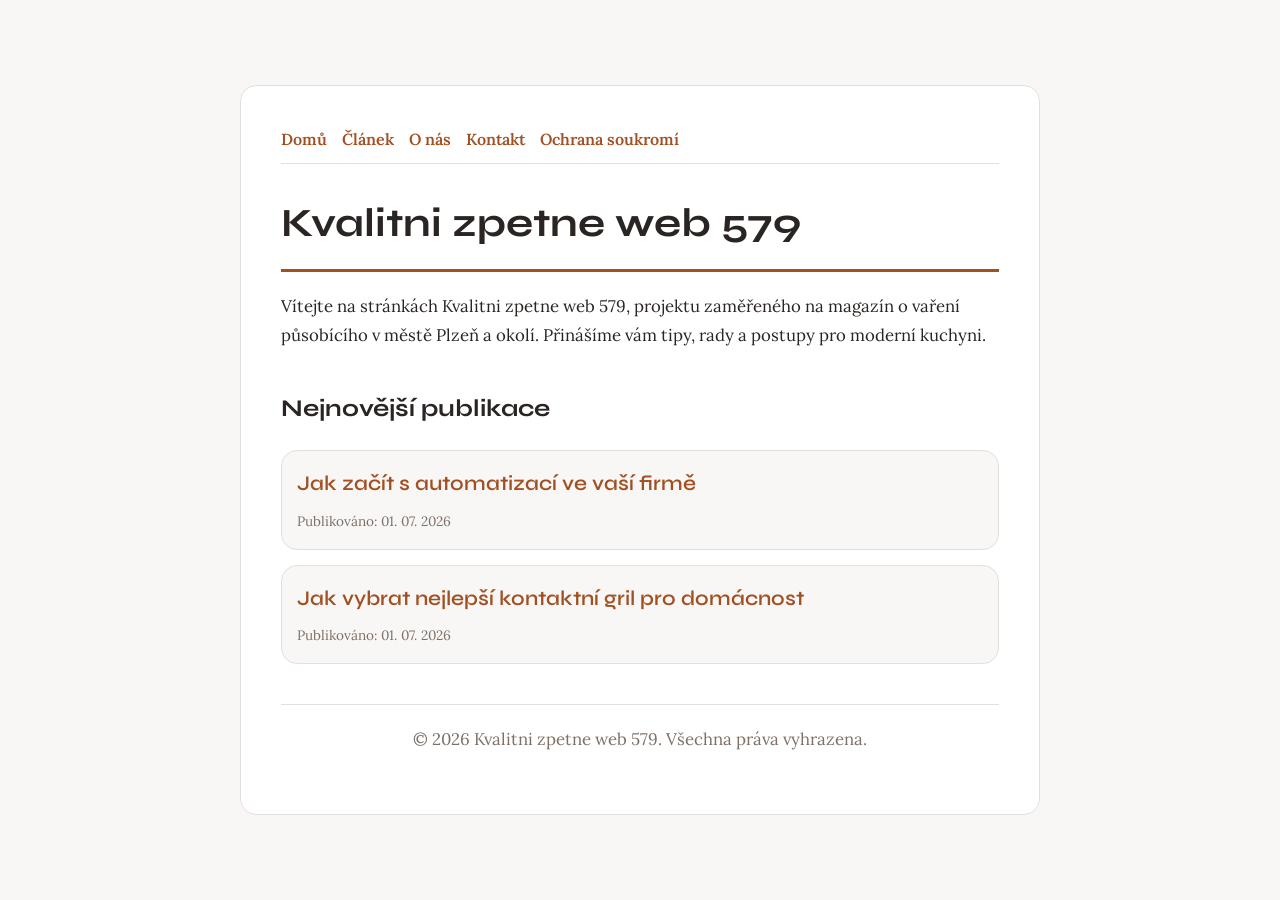
<file: index.html>
<!DOCTYPE html>
<html lang="cs">
<head>
    <meta charset="UTF-8">
    <meta name="viewport" content="width=device-width, initial-scale=1.0">
    <title>Kvalitni zpetne web 579 | Magazín o vaření - Plzeň</title>
    <meta name="description" content="Vítejte na stránkách Kvalitni zpetne web 579, projektu zaměřeného na magazín o vaření působícího v městě Plzeň a okolí. Přinášíme vám tipy, rady a postupy pro moderní kuchyni.">
    <meta name="geo.region" content="CZ" />
    <meta name="geo.placename" content="Plzeň" />
    <meta name="geo.position" content="49.7384;13.3736" />
    <meta name="ICBM" content="49.7384, 13.3736" />
    <link rel="stylesheet" href="style.css">
    <script type="application/ld+json">
{
  "@context": "https://schema.org",
  "@type": "LocalBusiness",
  "name": "Kvalitni zpetne web 579",
  "url": "https://kvalitni-zpetne-web-579.github.io",
  "telephone": "+420 377 555 321",
  "address": {
    "@type": "PostalAddress",
    "addressLocality": "Plzeň",
    "addressRegion": "Plzeňský",
    "postalCode": "301 00",
    "addressCountry": "CZ"
  },
  "geo": {
    "@type": "GeoCoordinates",
    "latitude": 49.7384,
    "longitude": 13.3736
  }
}
</script>
</head>
<body>
    
        <div class="container" style="max-width: 800px;">
            <nav style="display: flex; gap: 15px; margin-bottom: 25px; border-bottom: 1px solid var(--border-color); padding-bottom: 10px; overflow-x: auto; flex-wrap: wrap;">
            <a href="index.html">Domů</a>
            <a href="jak-zacit-s-automatizaci-ve-vasi-firme.html">Článek</a>
            <a href="about.html">O nás</a>
            <a href="contact.html">Kontakt</a>
            <a href="privacy.html">Ochrana soukromí</a>
        </nav>
            <h1>Kvalitni zpetne web 579</h1>
            <p>Vítejte na stránkách Kvalitni zpetne web 579, projektu zaměřeného na magazín o vaření působícího v městě Plzeň a okolí. Přinášíme vám tipy, rady a postupy pro moderní kuchyni.</p>
            <h2 style="margin-top: 40px;">Nejnovější publikace</h2>
            <ul style="list-style-type: none; padding-left: 0;">
                <li style="background: var(--bg-color); padding: 15px; border-radius: var(--border-radius); border: 1px solid var(--border-color); margin-bottom: 15px;">
                <h3 style="margin-bottom: 5px; font-size: 1.3rem;"><a href="jak-zacit-s-automatizaci-ve-vasi-firme.html">Jak začít s automatizací ve vaší firmě</a></h3>
                <span style="font-size:0.85rem; color: var(--muted-text)">Publikováno: 01. 07. 2026</span>
            </li>
<li style="background: var(--bg-color); padding: 15px; border-radius: var(--border-radius); border: 1px solid var(--border-color); margin-bottom: 15px;">
                <h3 style="margin-bottom: 5px; font-size: 1.3rem;"><a href="jak-vybrat-nejlepsi-kontaktni-gril-pro-domacnost.html">Jak vybrat nejlepší kontaktní gril pro domácnost</a></h3>
                <span style="font-size:0.85rem; color: var(--muted-text)">Publikováno: 01. 07. 2026</span>
            </li>

            </ul>
            <footer>
                <p>&copy; 2026 Kvalitni zpetne web 579. Všechna práva vyhrazena.</p>
            </footer>
        </div>
        
</body>
</html>
</file>
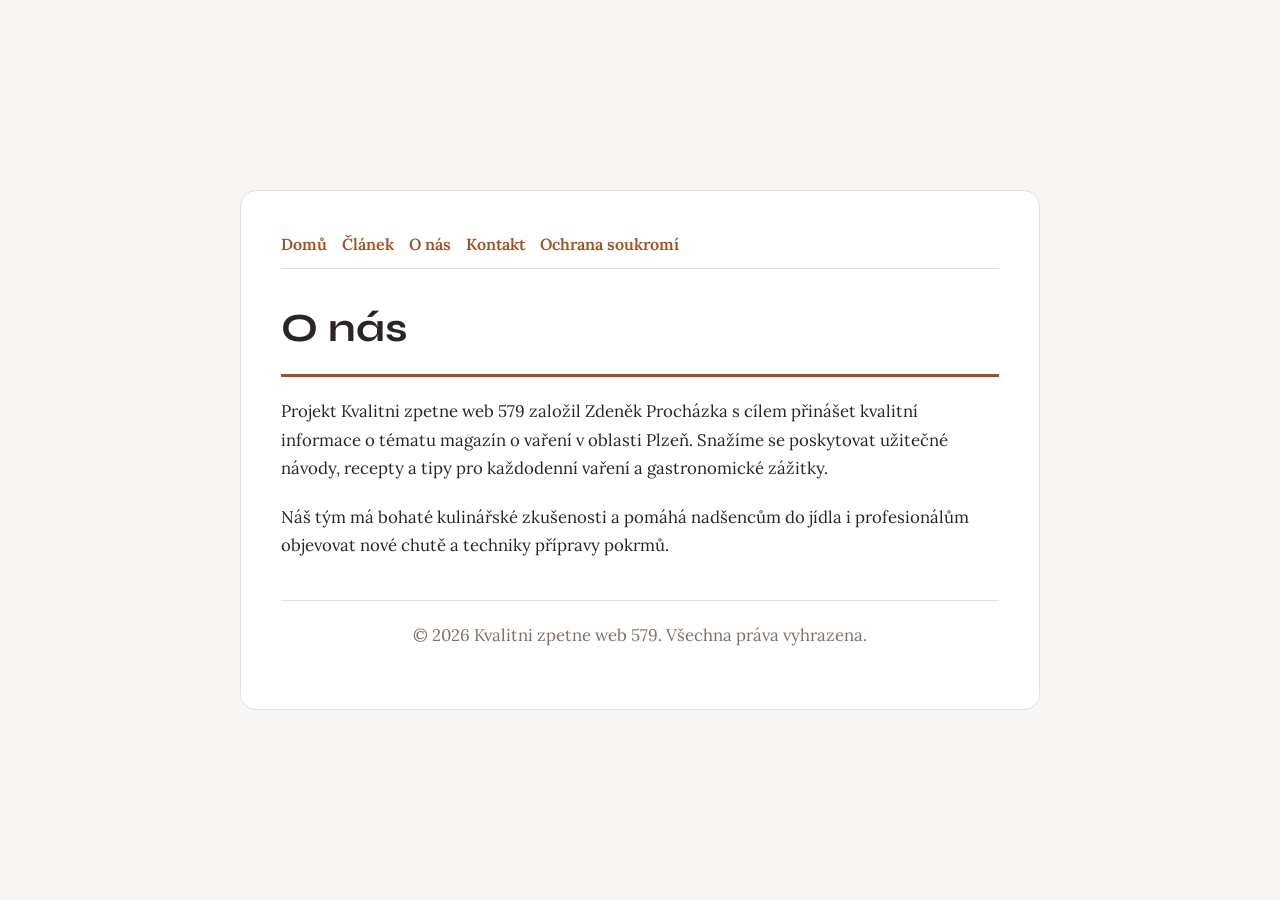
<file: about.html>
<!DOCTYPE html>
<html lang="cs">
<head>
    <meta charset="UTF-8">
    <meta name="viewport" content="width=device-width, initial-scale=1.0">
    <title>O nás | Kvalitni zpetne web 579</title>
    <meta name="description" content="Projekt Kvalitni zpetne web 579 založil Zdeněk Procházka s cílem přinášet kvalitní informace o tématu magazín o vaření v oblasti Plzeň. Snažíme se poskytovat užitečné návody, recepty a tipy pro každodenní vaření a gastronomické zážitky.">
    <meta name="geo.region" content="CZ" />
    <meta name="geo.placename" content="Plzeň" />
    <meta name="geo.position" content="49.7384;13.3736" />
    <meta name="ICBM" content="49.7384, 13.3736" />
    <link rel="stylesheet" href="style.css">
</head>
<body>
    
        <div class="container" style="max-width: 800px;">
            <nav style="display: flex; gap: 15px; margin-bottom: 25px; border-bottom: 1px solid var(--border-color); padding-bottom: 10px; overflow-x: auto; flex-wrap: wrap;">
            <a href="index.html">Domů</a>
            <a href="jak-zacit-s-automatizaci-ve-vasi-firme.html">Článek</a>
            <a href="about.html">O nás</a>
            <a href="contact.html">Kontakt</a>
            <a href="privacy.html">Ochrana soukromí</a>
        </nav>
            <h1>O nás</h1>
            <p>Projekt Kvalitni zpetne web 579 založil Zdeněk Procházka s cílem přinášet kvalitní informace o tématu magazín o vaření v oblasti Plzeň. Snažíme se poskytovat užitečné návody, recepty a tipy pro každodenní vaření a gastronomické zážitky.</p>
            <p>Náš tým má bohaté kulinářské zkušenosti a pomáhá nadšencům do jídla i profesionálům objevovat nové chutě a techniky přípravy pokrmů.</p>
            <footer>
                <p>&copy; 2026 Kvalitni zpetne web 579. Všechna práva vyhrazena.</p>
            </footer>
        </div>
        
</body>
</html>
</file>
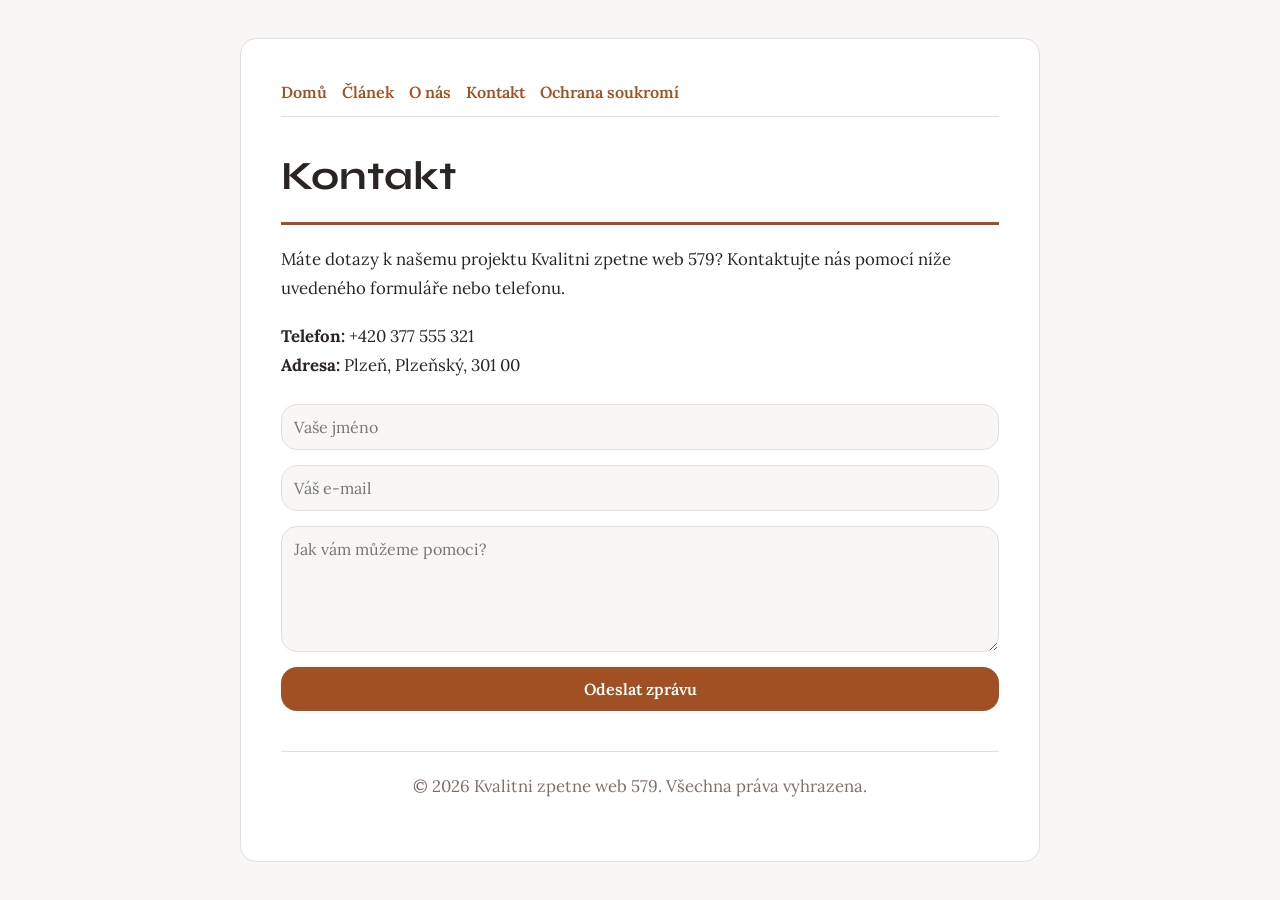
<file: contact.html>
<!DOCTYPE html>
<html lang="cs">
<head>
    <meta charset="UTF-8">
    <meta name="viewport" content="width=device-width, initial-scale=1.0">
    <title>Kontakt | Kvalitni zpetne web 579</title>
    <meta name="description" content="Máte dotazy k našemu projektu Kvalitni zpetne web 579? Kontaktujte nás pomocí níže uvedeného formuláře nebo telefonu.">
    <meta name="geo.region" content="CZ" />
    <meta name="geo.placename" content="Plzeň" />
    <meta name="geo.position" content="49.7384;13.3736" />
    <meta name="ICBM" content="49.7384, 13.3736" />
    <link rel="stylesheet" href="style.css">
</head>
<body>
    
        <div class="container" style="max-width: 800px;">
            <nav style="display: flex; gap: 15px; margin-bottom: 25px; border-bottom: 1px solid var(--border-color); padding-bottom: 10px; overflow-x: auto; flex-wrap: wrap;">
            <a href="index.html">Domů</a>
            <a href="jak-zacit-s-automatizaci-ve-vasi-firme.html">Článek</a>
            <a href="about.html">O nás</a>
            <a href="contact.html">Kontakt</a>
            <a href="privacy.html">Ochrana soukromí</a>
        </nav>
            <h1>Kontakt</h1>
            <p>Máte dotazy k našemu projektu Kvalitni zpetne web 579? Kontaktujte nás pomocí níže uvedeného formuláře nebo telefonu.</p>
            <p><strong>Telefon:</strong> +420 377 555 321<br><strong>Adresa:</strong> Plzeň, Plzeňský, 301 00</p>
            <form action="https://formspree.io/f/placeholder" method="POST">
                <input type="text" name="name" placeholder="Vaše jméno" required>
                <input type="email" name="email" placeholder="Váš e-mail" required>
                <textarea name="message" placeholder="Jak vám můžeme pomoci?" rows="5" required></textarea>
                <button type="submit">Odeslat zprávu</button>
            </form>
            <footer>
                <p>&copy; 2026 Kvalitni zpetne web 579. Všechna práva vyhrazena.</p>
            </footer>
        </div>
        
</body>
</html>
</file>
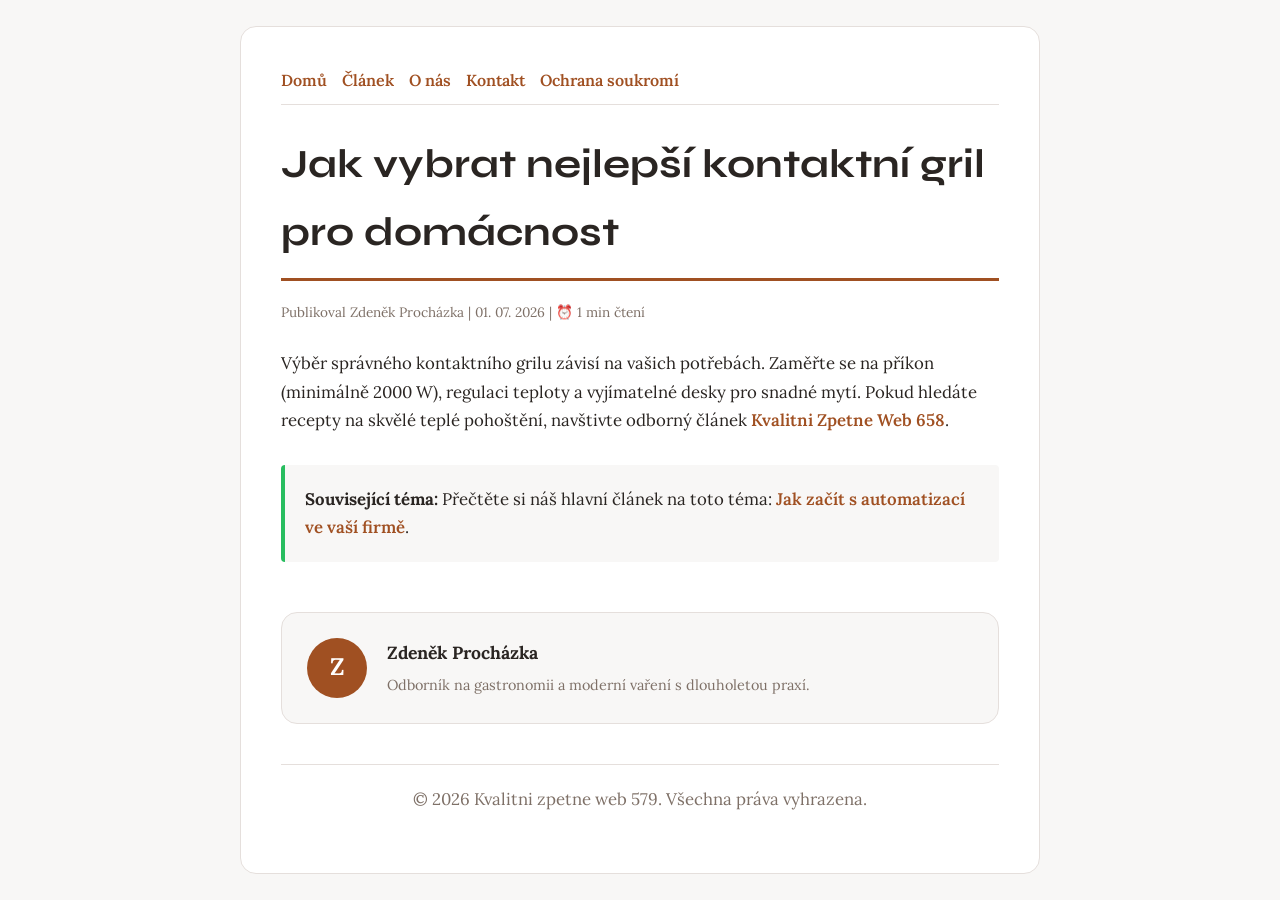
<file: jak-vybrat-nejlepsi-kontaktni-gril-pro-domacnost.html>
<!DOCTYPE html>
<html lang="cs">
<head>
    <meta charset="UTF-8">
    <meta name="viewport" content="width=device-width, initial-scale=1.0">
    <title>Jak vybrat nejlepší kontaktní gril pro domácnost - Kvalitni zpetne web 579</title>
    <meta name="description" content="Jak vybrat nejlepší kontaktní gril pro domácnost">
    <meta name="geo.region" content="CZ" />
    <meta name="geo.placename" content="Plzeň" />
    <meta name="geo.position" content="49.7384;13.3736" />
    <meta name="ICBM" content="49.7384, 13.3736" />
    <link rel="stylesheet" href="style.css">
</head>
<body>
    
            <div class="container" style="max-width: 800px;">
                <nav style="display: flex; gap: 15px; margin-bottom: 25px; border-bottom: 1px solid var(--border-color); padding-bottom: 10px; overflow-x: auto; flex-wrap: wrap;">
            <a href="index.html">Domů</a>
            <a href="jak-zacit-s-automatizaci-ve-vasi-firme.html">Článek</a>
            <a href="about.html">O nás</a>
            <a href="contact.html">Kontakt</a>
            <a href="privacy.html">Ochrana soukromí</a>
        </nav>
                <h1>Jak vybrat nejlepší kontaktní gril pro domácnost</h1>
                <div style="font-size:0.85rem; color: var(--muted-text); margin-bottom: 25px;">
                    Publikoval Zdeněk Procházka | 01. 07. 2026 | ⏰ 1 min čtení
                </div>
                <article style="margin-top: 20px;">
                    <p>Výběr správného kontaktního grilu závisí na vašich potřebách. Zaměřte se na příkon (minimálně 2000 W), regulaci teploty a vyjímatelné desky pro snadné mytí. Pokud hledáte recepty na skvělé teplé pohoštění, navštivte odborný článek <a href="https://kvalitni-zpetne-portal-683.vercel.app/co-grilovat-na-kontaktnim-grilu-pruvodce-od-syru-po-steaky.html">Kvalitni Zpetne Web 658</a>.</p>
                    <div class="link-resource" style="margin-top: 30px; padding: 20px; border-left: 4px solid var(--accent-color); background: var(--bg-color); border-radius: 4px;"><p style="margin: 0;"><strong>Související téma:</strong> Přečtěte si náš hlavní článek na toto téma: <a href="jak-zacit-s-automatizaci-ve-vasi-firme.html">Jak začít s automatizací ve vaší firmě</a>.</p></div>
                </article>
                
            <div class="author-box" style="margin-top: 50px; padding: 25px; background: var(--bg-color); border: 1px solid var(--border-color); border-radius: var(--border-radius); display: flex; gap: 20px; align-items: center;">
                <div style="width: 60px; height: 60px; border-radius: 50%; background: var(--primary-color); display: flex; align-items: center; justify-content: center; color: white; font-weight: bold; font-size: 1.5rem;">Z</div>
                <div>
                    <h4 style="margin-bottom: 5px; font-weight: bold; font-size: 1.1rem;">Zdeněk Procházka</h4>
                    <p style="margin: 0; font-size: 0.9rem; color: var(--muted-text);">Odborník na gastronomii a moderní vaření s dlouholetou praxí.</p>
                </div>
            </div>
            
                <footer>
                    <p>&copy; 2026 Kvalitni zpetne web 579. Všechna práva vyhrazena.</p>
                </footer>
            </div>
            
</body>
</html>
</file>
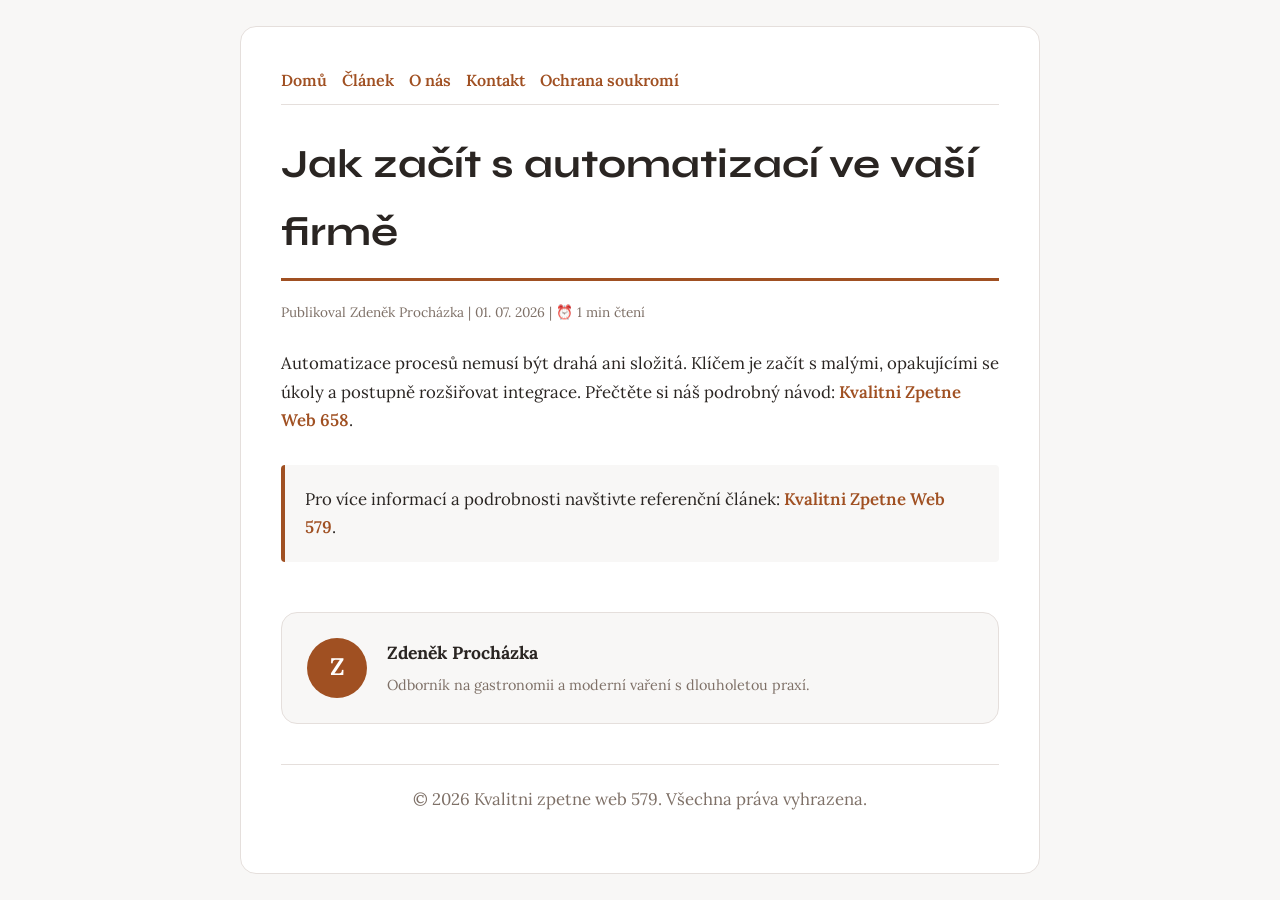
<file: jak-zacit-s-automatizaci-ve-vasi-firme.html>
<!DOCTYPE html>
<html lang="cs">
<head>
    <meta charset="UTF-8">
    <meta name="viewport" content="width=device-width, initial-scale=1.0">
    <title>Jak začít s automatizací ve vaší firmě - Kvalitni zpetne web 579</title>
    <meta name="description" content="Jak začít s automatizací ve vaší firmě">
    <meta name="geo.region" content="CZ" />
    <meta name="geo.placename" content="Plzeň" />
    <meta name="geo.position" content="49.7384;13.3736" />
    <meta name="ICBM" content="49.7384, 13.3736" />
    <link rel="stylesheet" href="style.css">
</head>
<body>
    
            <div class="container" style="max-width: 800px;">
                <nav style="display: flex; gap: 15px; margin-bottom: 25px; border-bottom: 1px solid var(--border-color); padding-bottom: 10px; overflow-x: auto; flex-wrap: wrap;">
            <a href="index.html">Domů</a>
            <a href="jak-zacit-s-automatizaci-ve-vasi-firme.html">Článek</a>
            <a href="about.html">O nás</a>
            <a href="contact.html">Kontakt</a>
            <a href="privacy.html">Ochrana soukromí</a>
        </nav>
                <h1>Jak začít s automatizací ve vaší firmě</h1>
                <div style="font-size:0.85rem; color: var(--muted-text); margin-bottom: 25px;">
                    Publikoval Zdeněk Procházka | 01. 07. 2026 | ⏰ 1 min čtení
                </div>
                <article style="margin-top: 20px;">
                    <p>Automatizace procesů nemusí být drahá ani složitá. Klíčem je začít s malými, opakujícími se úkoly a postupně rozšiřovat integrace. Přečtěte si náš podrobný návod: <a href="https://kvalitni-zpetne-portal-683.vercel.app/co-grilovat-na-kontaktnim-grilu-pruvodce-od-syru-po-steaky.html">Kvalitni Zpetne Web 658</a>.</p>
                    <div class="link-resource" style="margin-top: 30px; padding: 20px; border-left: 4px solid var(--primary-color); background: var(--bg-color); border-radius: 4px;"><p style="margin: 0;">Pro více informací a podrobnosti navštivte referenční článek: <strong><a href="https://kvalitni-zpetne-portal-683.vercel.app/co-grilovat-na-kontaktnim-grilu-pruvodce-od-syru-po-steaky.html">Kvalitni Zpetne Web 579</a></strong>.</p></div>
                </article>
                
            <div class="author-box" style="margin-top: 50px; padding: 25px; background: var(--bg-color); border: 1px solid var(--border-color); border-radius: var(--border-radius); display: flex; gap: 20px; align-items: center;">
                <div style="width: 60px; height: 60px; border-radius: 50%; background: var(--primary-color); display: flex; align-items: center; justify-content: center; color: white; font-weight: bold; font-size: 1.5rem;">Z</div>
                <div>
                    <h4 style="margin-bottom: 5px; font-weight: bold; font-size: 1.1rem;">Zdeněk Procházka</h4>
                    <p style="margin: 0; font-size: 0.9rem; color: var(--muted-text);">Odborník na gastronomii a moderní vaření s dlouholetou praxí.</p>
                </div>
            </div>
            
                <footer>
                    <p>&copy; 2026 Kvalitni zpetne web 579. Všechna práva vyhrazena.</p>
                </footer>
            </div>
            
</body>
</html>
</file>
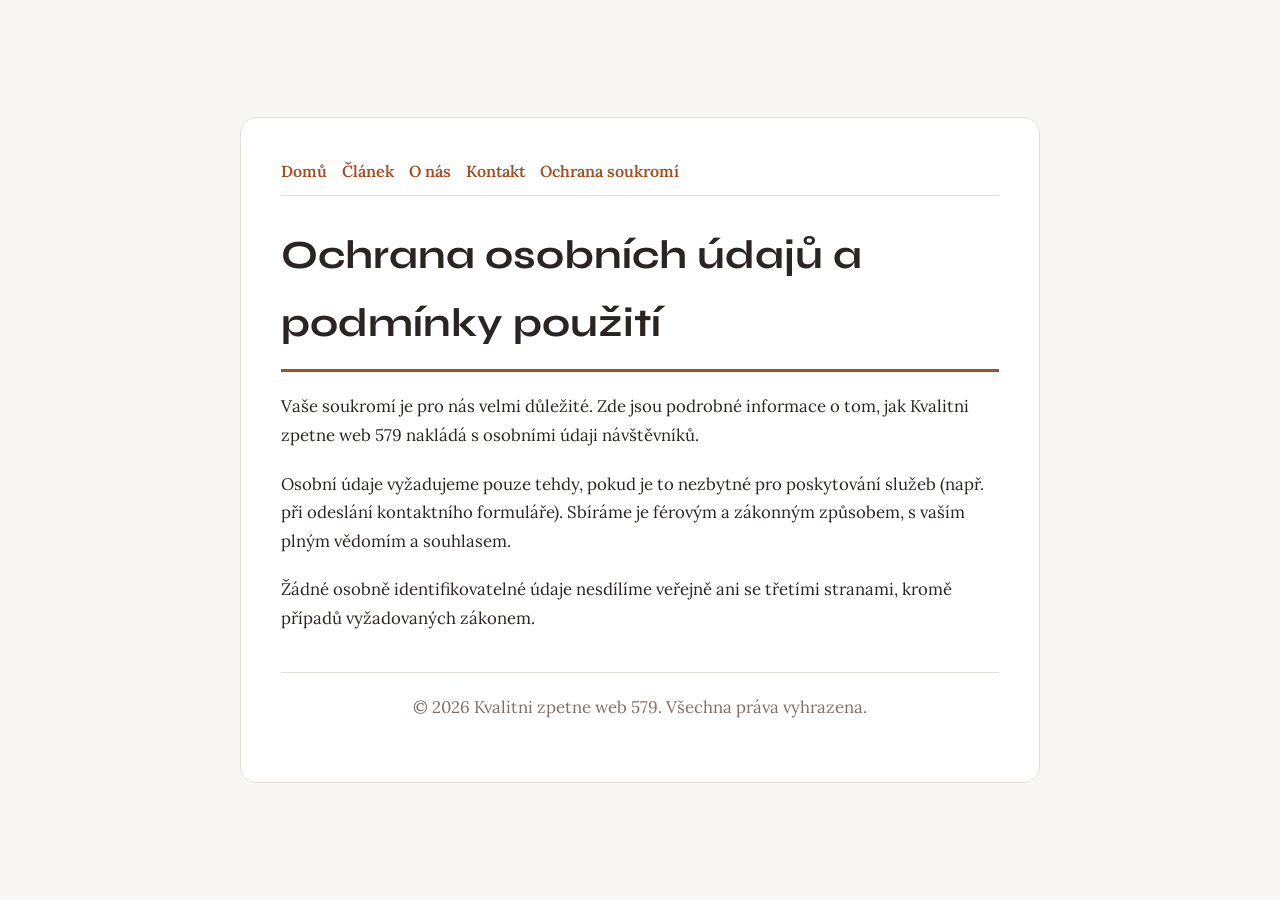
<file: privacy.html>
<!DOCTYPE html>
<html lang="cs">
<head>
    <meta charset="UTF-8">
    <meta name="viewport" content="width=device-width, initial-scale=1.0">
    <title>Ochrana osobních údajů a podmínky použití - Kvalitni zpetne web 579</title>
    <meta name="description" content="Vaše soukromí je pro nás velmi důležité. Zde jsou podrobné informace o tom, jak Kvalitni zpetne web 579 nakládá s osobními údaji návštěvníků.">
    <meta name="geo.region" content="CZ" />
    <meta name="geo.placename" content="Plzeň" />
    <meta name="geo.position" content="49.7384;13.3736" />
    <meta name="ICBM" content="49.7384, 13.3736" />
    <link rel="stylesheet" href="style.css">
</head>
<body>
    
        <div class="container" style="max-width: 800px;">
            <nav style="display: flex; gap: 15px; margin-bottom: 25px; border-bottom: 1px solid var(--border-color); padding-bottom: 10px; overflow-x: auto; flex-wrap: wrap;">
            <a href="index.html">Domů</a>
            <a href="jak-zacit-s-automatizaci-ve-vasi-firme.html">Článek</a>
            <a href="about.html">O nás</a>
            <a href="contact.html">Kontakt</a>
            <a href="privacy.html">Ochrana soukromí</a>
        </nav>
            <h1>Ochrana osobních údajů a podmínky použití</h1>
            <p>Vaše soukromí je pro nás velmi důležité. Zde jsou podrobné informace o tom, jak Kvalitni zpetne web 579 nakládá s osobními údaji návštěvníků.</p>
            <p>Osobní údaje vyžadujeme pouze tehdy, pokud je to nezbytné pro poskytování služeb (např. při odeslání kontaktního formuláře). Sbíráme je férovým a zákonným způsobem, s vaším plným vědomím a souhlasem.</p>
            <p>Žádné osobně identifikovatelné údaje nesdílíme veřejně ani se třetími stranami, kromě případů vyžadovaných zákonem.</p>
            <footer>
                <p>&copy; 2026 Kvalitni zpetne web 579. Všechna práva vyhrazena.</p>
            </footer>
        </div>
        
</body>
</html>
</file>
<file: style.css>
@import url('https://fonts.googleapis.com/css2?family=Syne:wght@700&family=Lora:wght@400;600&display=swap');

:root {
    --bg-color: hsl(22, 15%, 97%);
    --card-bg: hsl(22, 15%, 100%);
    --text-color: hsl(22, 10%, 15%);
    --muted-text: hsl(22, 10%, 45%);
    --primary-color: hsl(22, 65%, 38%);
    --accent-color: hsl(142, 65%, 45%);
    --border-color: hsl(22, 15%, 88%);
    --border-radius: 16px;
    --shadow: none;
    --font-headline: 'Syne', sans-serif;
    --font-body: 'Lora', sans-serif;
}

* {
    box-sizing: border-box;
    margin: 0;
    padding: 0;
}

body {
    background-color: var(--bg-color);
    color: var(--text-color);
    font-family: var(--font-body);
    line-height: 1.7;
    padding: 20px;
    display: flex;
    justify-content: center;
    min-height: 100vh;
}

a {
    color: var(--primary-color);
    text-decoration: none;
    font-weight: 600;
    transition: color 0.2s ease;
}

a:hover {
    color: var(--accent-color);
    text-decoration: underline;
}

.container {
    width: 100%;
    max-width: 900px;
    background: var(--card-bg);
    border: 1px solid var(--border-color);
    border-radius: var(--border-radius);
    padding: 40px;
    box-shadow: var(--shadow);
    margin: auto;
}

h1, h2, h3 {
    font-family: var(--font-headline);
    margin-bottom: 20px;
    color: var(--text-color);
}

h1 {
    font-size: 2.5rem;
    border-bottom: 3px solid var(--primary-color);
    padding-bottom: 12px;
}

p {
    margin-bottom: 20px;
    font-size: 1.05rem;
}

ul {
    margin-bottom: 20px;
    padding-left: 20px;
}

li {
    margin-bottom: 8px;
}

form {
    display: flex;
    flex-direction: column;
    gap: 15px;
    margin-top: 25px;
}

input, textarea, button {
    padding: 12px;
    border: 1px solid var(--border-color);
    border-radius: var(--border-radius);
    font-family: var(--font-body);
    font-size: 1rem;
    background: var(--bg-color);
    color: var(--text-color);
}

button {
    background: var(--primary-color);
    color: white;
    font-weight: 600;
    border: none;
    cursor: pointer;
    transition: background 0.2s ease;
}

button:hover {
    background: var(--accent-color);
}

footer {
    margin-top: 40px;
    border-top: 1px solid var(--border-color);
    padding-top: 20px;
    font-size: 0.9rem;
    color: var(--muted-text);
    text-align: center;
}
</file>
